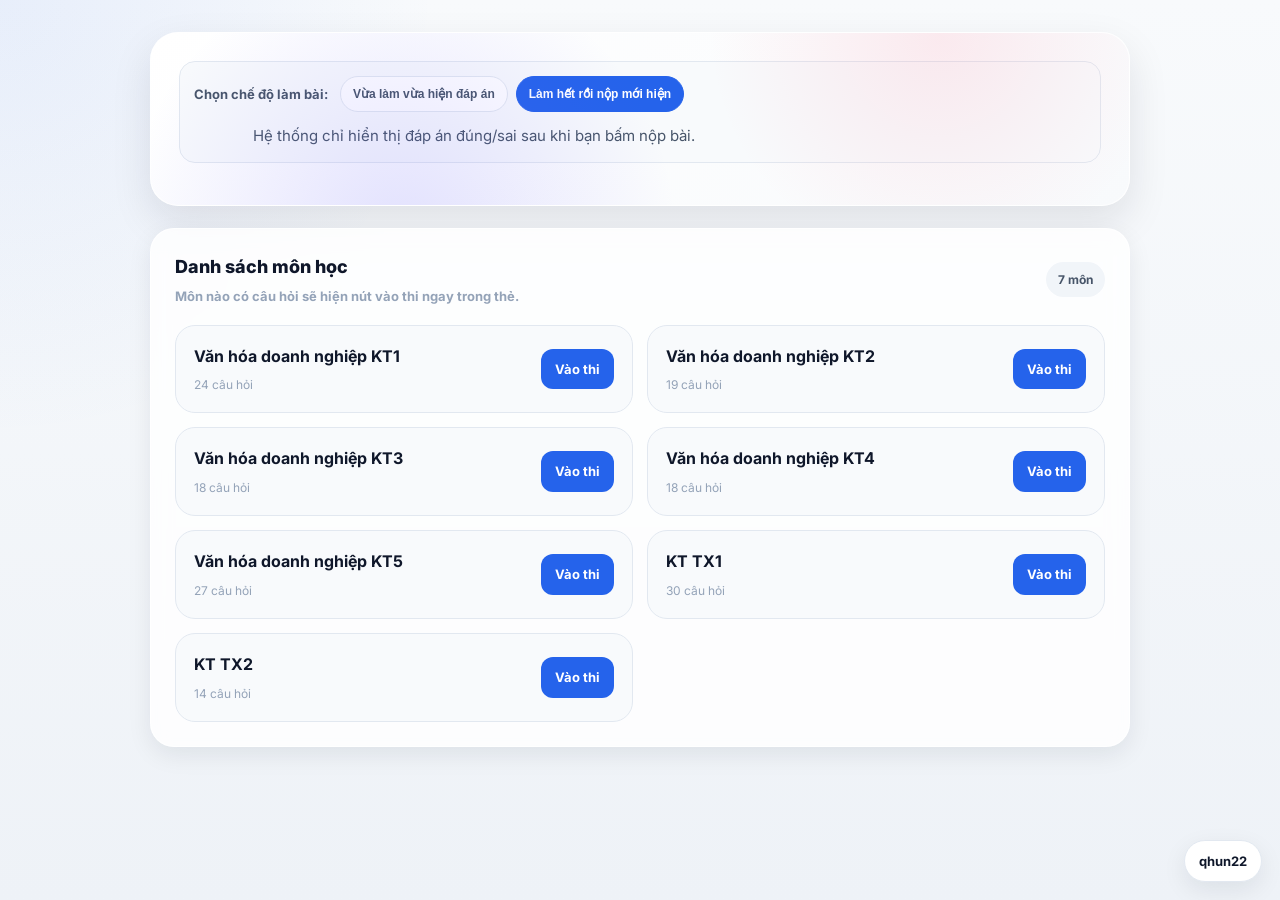
<file: index.html>
<!DOCTYPE html>
<html lang="vi">
<head>
    <meta charset="UTF-8">
    <meta name="viewport" content="width=device-width, initial-scale=1.0">
    <title>Trắc Nghiệm Online</title>
    <link rel="stylesheet" href="assets/css/style.css">
    <style>
        body {
            min-height:100vh;
            background:
                radial-gradient(circle at top left, rgba(37,99,235,0.08), transparent 28%),
                linear-gradient(180deg, #f8fafc 0%, #eef2f7 100%);
            padding:32px 20px 48px;
        }
        .container { max-width:980px; margin:0 auto; }
        .hero {
            background:linear-gradient(145deg, #ffffff, #f8fafc);
            border:1px solid rgba(255,255,255,0.9);
            border-radius:28px;
            box-shadow:var(--shadow-md);
            padding:28px;
            margin-bottom:22px;
        }
        .mode-box {
            display:flex;
            flex-wrap:wrap;
            align-items:center;
            gap:12px;
            margin-bottom:14px;
            padding:14px;
            border:1px solid var(--border-color);
            border-radius:16px;
            background:#f8fafc;
        }
        .mode-box-label {
            font-size:13px;
            font-weight:700;
            color:var(--text-secondary);
        }
        .mode-options {
            display:flex;
            gap:8px;
            flex-wrap:wrap;
        }
        .mode-option {
            display:inline-flex;
            align-items:center;
            gap:8px;
            min-height:36px;
            padding:0 12px;
            border-radius:999px;
            border:1px solid var(--border-color);
            background:#ffffff;
            color:var(--text-secondary);
            font-size:12px;
            font-weight:700;
            cursor:pointer;
            transition:var(--transition);
        }
        .mode-option.active {
            background:var(--primary);
            border-color:var(--primary);
            color:#fff;
        }
        .mode-desc {
            width:100%;
            font-size:12px;
            color:var(--text-muted);
        }
        .hero-top { display:block; }
        .hero h1 { font-size:32px; line-height:1.15; font-weight:800; color:var(--text-primary); margin:12px 0 10px; }
        .hero p { max-width:560px; color:var(--text-secondary); font-size:15px; margin:0; }
        .panel {
            background:rgba(255,255,255,0.82);
            backdrop-filter:blur(10px);
            border:1px solid rgba(255,255,255,0.75);
            border-radius:24px;
            box-shadow:var(--shadow);
            padding:24px;
        }
        .panel-head { display:flex; align-items:center; justify-content:space-between; gap:12px; margin-bottom:18px; }
        .panel-title h2 { font-size:18px; font-weight:800; margin:0 0 4px; color:var(--text-primary); }
        .panel-title p { font-size:13px; color:var(--text-muted); margin:0; }
        .count-chip {
            padding:8px 12px;
            border-radius:999px;
            background:#f1f5f9;
            color:var(--text-secondary);
            font-size:12px;
            font-weight:700;
        }
        .subject-list { list-style:none; margin:0; padding:0; display:grid; grid-template-columns:1fr 1fr; gap:14px; }
        .subject-item {
            display:flex;
            align-items:center;
            gap:14px;
            padding:18px;
            background:#f8fafc;
            border:1px solid var(--border-color);
            border-radius:20px;
            color:var(--text-primary);
            transition:var(--transition);
            min-width:0;
            text-decoration:none;
        }
        .subject-item:hover {
            transform:translateY(-2px);
            border-color:rgba(37,99,235,0.2);
            box-shadow:var(--shadow-sm);
            background:#ffffff;
        }
        .subject-body { flex:1; min-width:0; }
        .subject-name { font-size:16px; font-weight:700; color:var(--text-primary); margin:0 0 6px; display:block; }
        .subject-meta { display:flex; gap:10px; flex-wrap:wrap; align-items:center; }
        .subject-count { font-size:12px; color:var(--text-muted); }
        .subject-action {
            display:inline-flex;
            align-items:center;
            justify-content:center;
            padding:10px 14px;
            border-radius:12px;
            background:var(--primary);
            color:#fff;
            font-size:13px;
            font-weight:700;
            flex-shrink:0;
        }
        .empty-state { text-align:center; color:var(--text-muted); font-size:14px; padding:28px 0; }
        .no-questions {
            opacity:0.68;
            pointer-events:none;
            background:#f1f5f9;
        }
        .no-questions .subject-action {
            background:#cbd5e1;
            color:#475569;
        }
        .contact-link { position:fixed; right:18px; bottom:18px; display:inline-flex; align-items:center; min-height:42px; padding:0 14px; border-radius:999px; background:#fff; border:1px solid var(--border-color); box-shadow:var(--shadow); color:var(--text-primary); font-size:13px; font-weight:700; z-index:50; text-decoration:none; }
        .contact-link:hover { color:var(--primary); border-color:rgba(37,99,235,0.22); }
        .loading-state { text-align:center; color:var(--text-muted); font-size:14px; padding:28px 0; }
        @media (max-width: 760px) {
            body { padding:20px 14px 36px; }
            .hero { padding:22px 18px; border-radius:22px; }
            .hero-top, .panel-head { flex-direction:column; align-items:flex-start; }
            .hero h1 { font-size:26px; }
            .subject-list { grid-template-columns:1fr; }
            .subject-item { align-items:flex-start; }
            .subject-action { margin-left:auto; }
            .contact-link { right:12px; bottom:12px; }
        }
    </style>
</head>
<body>
<div class="container">

    <div class="hero">
        <div class="mode-box" id="modeBox">
            <span class="mode-box-label">Chọn chế độ làm bài:</span>
            <div class="mode-options">
                <button type="button" class="mode-option" data-mode="instant">Vừa làm vừa hiện đáp án</button>
                <button type="button" class="mode-option" data-mode="submit">Làm hết rồi nộp mới hiện</button>
            </div>
            <p class="mode-desc" id="modeDesc"></p>
        </div>
    </div>

    <div class="panel">
        <div class="panel-head">
            <div class="panel-title">
                <h2>Danh sách môn học</h2>
                <p>Môn nào có câu hỏi sẽ hiện nút vào thi ngay trong thẻ.</p>
            </div>
            <div class="count-chip" id="subjectCountChip">...</div>
        </div>
        <div id="subjectListContainer">
            <div class="loading-state">Đang tải danh sách môn học...</div>
        </div>
    </div>

</div>
<a class="contact-link" href="https://www.facebook.com/userqhun" target="_blank" rel="noopener noreferrer">qhun22</a>

<script>
(async function() {
    const container = document.getElementById('subjectListContainer');
    const countChip = document.getElementById('subjectCountChip');
    const modeBox = document.getElementById('modeBox');
    const modeDesc = document.getElementById('modeDesc');
    const MODE_STORAGE_KEY = 'exam_mode';

    function getExamMode() {
        const saved = localStorage.getItem(MODE_STORAGE_KEY);
        return saved === 'instant' ? 'instant' : 'submit';
    }

    function getModeDesc(mode) {
        if (mode === 'instant') {
            return 'Mỗi câu sẽ hiển thị đáp án đúng/sai ngay khi bạn thao tác.';
        }
        return 'Hệ thống chỉ hiển thị đáp án đúng/sai sau khi bạn bấm nộp bài.';
    }

    function renderModeUI() {
        const mode = getExamMode();
        modeBox.querySelectorAll('.mode-option').forEach(btn => {
            btn.classList.toggle('active', btn.dataset.mode === mode);
        });
        modeDesc.textContent = getModeDesc(mode);
    }

    modeBox.querySelectorAll('.mode-option').forEach(btn => {
        btn.addEventListener('click', function() {
            localStorage.setItem(MODE_STORAGE_KEY, this.dataset.mode);
            renderModeUI();
            renderSubjectList(window.__subjectsData || [], window.__countsData || []);
        });
    });

    function renderSubjectList(subjects, counts) {
        if (!Array.isArray(subjects) || subjects.length === 0) {
            container.innerHTML = '<div class="empty-state">Chưa có môn học nào.</div>';
            return;
        }

        const selectedMode = getExamMode();
        let html = '<ul class="subject-list">';
        subjects.forEach((s, i) => {
            const qCount = counts[i];
            const cls = qCount === 0 ? 'subject-item no-questions' : 'subject-item';
            const href = qCount > 0
                ? 'exam.html?subject=' + encodeURIComponent(s.id) + '&mode=' + encodeURIComponent(selectedMode)
                : '#';
            const actionText = qCount > 0 ? 'Vào thi' : 'Chưa có đề';

            html += '<a href="' + href + '" class="' + cls + '">';
            html += '<span class="subject-body">';
            html += '<span class="subject-name">' + escapeHtml(s.name) + '</span>';
            html += '<span class="subject-meta">';
            html += '<span class="subject-count">' + qCount + ' câu hỏi</span>';
            html += '</span>';
            html += '</span>';
            html += '<span class="subject-action">' + actionText + '</span>';
            html += '</a>';
        });
        html += '</ul>';

        container.innerHTML = html;
    }

    renderModeUI();

    try {
        const resp = await fetch('data/subjects.json');
        if (!resp.ok) throw new Error('Không tải được subjects.json');
        const subjects = await resp.json();

        countChip.textContent = subjects.length + ' môn';

        if (subjects.length === 0) {
            container.innerHTML = '<div class="empty-state">Chưa có môn học nào.</div>';
            return;
        }

        // Fetch question counts in parallel
        const countPromises = subjects.map(async (s) => {
            try {
                const r = await fetch('data/questions_' + s.id + '.json');
                if (!r.ok) return 0;
                const questions = await r.json();
                return Array.isArray(questions) ? questions.length : 0;
            } catch(e) { return 0; }
        });

        const counts = await Promise.all(countPromises);
        window.__subjectsData = subjects;
        window.__countsData = counts;

        renderSubjectList(subjects, counts);

    } catch(err) {
        container.innerHTML = '<div class="empty-state">Lỗi tải dữ liệu: ' + escapeHtml(err.message) + '</div>';
    }
})();

function escapeHtml(str) {
    const d = document.createElement('div');
    d.textContent = str;
    return d.innerHTML;
}
</script>
</body>
</html>
</file>
<file: assets/css/style.css>
@import url('https://fonts.googleapis.com/css2?family=Inter:wght@300;400;500;600;700;800&display=swap');

/* ============================================================
   CSS VARIABLES
   ============================================================ */
:root {
    --primary: #2563EB;
    --primary-hover: #1D4ED8;
    --primary-light: rgba(37, 99, 235, 0.12);
    --secondary: #64748B;
    --success: #16A34A;
    --warning: #EA580C;
    --danger: #DC2626;
    --info: #0891B2;

    --sidebar-bg: #1E1E2D;
    --sidebar-hover: rgba(255,255,255,0.06);
    --sidebar-text: #A2A3B7;

    --body-bg: #F3F4F6;
    --card-bg: #FFFFFF;

    --text-primary: #0F172A;
    --text-secondary: #475569;
    --text-muted: #94A3B8;

    --border-color: #E2E8F0;

    --sidebar-width: 265px;
    --header-height: 68px;

    --radius-xs: 4px;
    --radius-sm: 8px;
    --radius: 12px;
    --radius-lg: 16px;
    --radius-xl: 24px;

    --shadow-sm: 0 2px 10px rgba(15,23,42,0.05);
    --shadow: 0 8px 24px rgba(15,23,42,0.08);
    --shadow-md: 0 16px 40px rgba(15,23,42,0.1);
    --shadow-lg: 0 24px 60px rgba(15,23,42,0.12);

    --transition: all 0.25s cubic-bezier(0.4,0,0.2,1);
}

/* ============================================================
   RESET & BASE
   ============================================================ */
*, *::before, *::after {
    box-sizing: border-box;
    margin: 0;
    padding: 0;
}

html { scroll-behavior: smooth; }

body {
    font-family: 'Inter', -apple-system, BlinkMacSystemFont, 'Segoe UI', sans-serif;
    background: var(--body-bg);
    color: var(--text-primary);
    line-height: 1.6;
    -webkit-font-smoothing: antialiased;
}

a {
    text-decoration: none;
    color: inherit;
    transition: var(--transition);
}

ul { list-style: none; }

/* ============================================================
   BUTTONS
   ============================================================ */
.btn {
    display: inline-flex;
    align-items: center;
    gap: 8px;
    padding: 10px 22px;
    border: 2px solid transparent;
    border-radius: var(--radius-sm);
    font-family: inherit;
    font-size: 0.875rem;
    font-weight: 600;
    cursor: pointer;
    transition: var(--transition);
    text-decoration: none;
    white-space: nowrap;
    line-height: 1;
}

.btn-primary {
    background: var(--primary);
    color: white;
    box-shadow: 0 4px 15px rgba(108,99,255,0.35);
}
.btn-primary:hover {
    background: var(--primary-hover);
    transform: translateY(-1px);
    box-shadow: 0 6px 20px rgba(108,99,255,0.45);
}

.btn-outline {
    background: transparent;
    border-color: rgba(255,255,255,0.35);
    color: white;
}
.btn-outline:hover {
    background: rgba(255,255,255,0.12);
    border-color: rgba(255,255,255,0.6);
}

.btn-ghost {
    background: rgba(255,255,255,0.08);
    color: rgba(255,255,255,0.7);
    border-color: rgba(255,255,255,0.12);
}
.btn-ghost:hover {
    background: rgba(255,255,255,0.14);
    color: white;
}

.btn-sm { padding: 7px 14px; font-size: 0.8rem; }
.btn-lg { padding: 14px 30px; font-size: 1rem; border-radius: var(--radius); }

/* ============================================================
   BADGES
   ============================================================ */
.badge {
    display: inline-flex;
    align-items: center;
    padding: 3px 10px;
    border-radius: 20px;
    font-size: 0.72rem;
    font-weight: 700;
    letter-spacing: 0.3px;
}
.badge-easy   { background: rgba(45,206,137,0.14); color: #1aab6d; }
.badge-medium { background: rgba(251,99,64,0.14);  color: #d95020; }
.badge-hard   { background: rgba(245,54,92,0.14);  color: #d41848; }
.badge-khtn   { background: rgba(108,99,255,0.12); color: var(--primary); }
.badge-khxh   { background: rgba(251,99,64,0.12);  color: #FB6340; }
.badge-nn     { background: rgba(17,205,239,0.12); color: #0ea5c1; }
.badge-khac   { background: rgba(162,163,183,0.2); color: #666; }

.status-badge {
    display: inline-flex;
    align-items: center;
    gap: 5px;
    padding: 4px 10px;
    border-radius: 20px;
    font-size: 0.75rem;
    font-weight: 600;
}
.status-active   { background: rgba(45,206,137,0.12); color: #1aab6d; }
.status-inactive { background: rgba(162,163,183,0.2); color: #888; }

/* ============================================================
   INDEX PAGE — NAVBAR
   ============================================================ */
.navbar {
    position: sticky;
    top: 0;
    z-index: 100;
    background: rgba(16, 16, 30, 0.96);
    backdrop-filter: blur(20px);
    -webkit-backdrop-filter: blur(20px);
    border-bottom: 1px solid rgba(255,255,255,0.08);
    padding: 0 36px;
    height: 68px;
    display: flex;
    align-items: center;
    justify-content: space-between;
}

.navbar-brand {
    display: flex;
    align-items: center;
    gap: 12px;
    color: white;
    text-decoration: none;
}

.navbar-logo {
    width: 40px;
    height: 40px;
    background: linear-gradient(135deg, var(--primary), #9B59B6);
    border-radius: 10px;
    display: flex;
    align-items: center;
    justify-content: center;
    font-size: 1.2rem;
    flex-shrink: 0;
}

.navbar-brand-name {
    font-size: 1.2rem;
    font-weight: 800;
    letter-spacing: -0.5px;
    color: white;
}
.navbar-brand-name span { color: #A29BFE; }

.navbar-nav {
    display: flex;
    align-items: center;
    gap: 32px;
}
.navbar-nav a {
    color: rgba(255,255,255,0.6);
    font-size: 0.875rem;
    font-weight: 500;
}
.navbar-nav a:hover,
.navbar-nav a.active { color: white; }

.navbar-actions {
    display: flex;
    align-items: center;
    gap: 10px;
}

.mobile-menu-btn {
    display: none;
    background: none;
    border: none;
    color: white;
    font-size: 1.4rem;
    cursor: pointer;
    padding: 4px;
}

/* ============================================================
   INDEX PAGE — HERO
   ============================================================ */
.hero {
    background: linear-gradient(135deg, #10101e 0%, #1a1535 40%, #0f2a4a 100%);
    padding: 90px 36px 70px;
    text-align: center;
    position: relative;
    overflow: hidden;
}

.hero::before {
    content: '';
    position: absolute;
    top: -100px;
    left: -50px;
    width: 600px;
    height: 600px;
    background: radial-gradient(circle, rgba(108,99,255,0.18) 0%, transparent 65%);
    pointer-events: none;
}
.hero::after {
    content: '';
    position: absolute;
    bottom: -80px;
    right: -60px;
    width: 500px;
    height: 500px;
    background: radial-gradient(circle, rgba(255,101,132,0.12) 0%, transparent 65%);
    pointer-events: none;
}

.hero-content {
    position: relative;
    z-index: 1;
    max-width: 720px;
    margin: 0 auto;
}

.hero-pill {
    display: inline-flex;
    align-items: center;
    gap: 8px;
    background: rgba(108,99,255,0.18);
    border: 1px solid rgba(108,99,255,0.35);
    color: #A29BFE;
    padding: 6px 18px;
    border-radius: 50px;
    font-size: 0.78rem;
    font-weight: 700;
    margin-bottom: 28px;
    letter-spacing: 1px;
    text-transform: uppercase;
}

.hero h1 {
    font-size: 3.6rem;
    font-weight: 800;
    color: white;
    margin-bottom: 18px;
    letter-spacing: -2px;
    line-height: 1.1;
}

.hero h1 .gradient-text {
    background: linear-gradient(135deg, #A29BFE 0%, #FF6584 100%);
    -webkit-background-clip: text;
    -webkit-text-fill-color: transparent;
    background-clip: text;
}

.hero-desc {
    color: rgba(255,255,255,0.55);
    font-size: 1.05rem;
    margin-bottom: 40px;
    line-height: 1.75;
    max-width: 540px;
    margin-left: auto;
    margin-right: auto;
}

/* Search Bar */
.hero-search {
    display: flex;
    max-width: 520px;
    margin: 0 auto 48px;
    background: rgba(255,255,255,0.06);
    border: 1.5px solid rgba(255,255,255,0.12);
    border-radius: 50px;
    padding: 6px 6px 6px 22px;
    gap: 8px;
    transition: var(--transition);
}
.hero-search:focus-within {
    background: rgba(255,255,255,0.09);
    border-color: rgba(108,99,255,0.6);
    box-shadow: 0 0 0 4px rgba(108,99,255,0.14);
}

.hero-search input {
    flex: 1;
    background: none;
    border: none;
    outline: none;
    color: white;
    font-family: inherit;
    font-size: 0.925rem;
    min-width: 0;
}
.hero-search input::placeholder { color: rgba(255,255,255,0.3); }

.hero-search-btn {
    background: var(--primary);
    color: white;
    border: none;
    border-radius: 50px;
    padding: 10px 22px;
    font-family: inherit;
    font-size: 0.875rem;
    font-weight: 600;
    cursor: pointer;
    transition: var(--transition);
    flex-shrink: 0;
}
.hero-search-btn:hover {
    background: var(--primary-hover);
    transform: scale(1.02);
}

/* Hero Stats */
.hero-stats {
    display: flex;
    justify-content: center;
    align-items: center;
    gap: 0;
}
.hero-stat-divider {
    width: 1px;
    height: 36px;
    background: rgba(255,255,255,0.15);
    margin: 0 36px;
}
.hero-stat-num {
    font-size: 1.9rem;
    font-weight: 800;
    color: white;
    line-height: 1;
    margin-bottom: 4px;
}
.hero-stat-label {
    font-size: 0.75rem;
    color: rgba(255,255,255,0.45);
    text-transform: uppercase;
    letter-spacing: 0.8px;
    font-weight: 500;
}

/* ============================================================
   INDEX PAGE — SUBJECTS SECTION
   ============================================================ */
.subjects-section {
    max-width: 1300px;
    margin: 0 auto;
    padding: 64px 24px 80px;
}

.section-header {
    display: flex;
    align-items: flex-start;
    justify-content: space-between;
    margin-bottom: 32px;
    flex-wrap: wrap;
    gap: 16px;
}

.section-title-block .section-label {
    font-size: 0.72rem;
    font-weight: 700;
    color: var(--primary);
    text-transform: uppercase;
    letter-spacing: 1.5px;
    margin-bottom: 6px;
}

.section-title {
    font-size: 1.7rem;
    font-weight: 800;
    color: var(--text-primary);
    letter-spacing: -0.5px;
}

.section-desc {
    font-size: 0.875rem;
    color: var(--text-muted);
    margin-top: 4px;
}

/* Filter Tabs */
.filter-tabs {
    display: flex;
    gap: 8px;
    flex-wrap: wrap;
}

.filter-tab {
    padding: 8px 18px;
    border-radius: 50px;
    border: 1.5px solid var(--border-color);
    background: white;
    color: var(--text-secondary);
    font-size: 0.83rem;
    font-weight: 600;
    cursor: pointer;
    transition: var(--transition);
    font-family: inherit;
}
.filter-tab:hover {
    border-color: var(--primary);
    color: var(--primary);
    background: var(--primary-light);
}
.filter-tab.active {
    background: var(--primary);
    border-color: var(--primary);
    color: white;
    box-shadow: 0 4px 14px rgba(108,99,255,0.3);
}

/* Subjects Grid */
.subjects-grid {
    display: grid;
    grid-template-columns: repeat(auto-fill, minmax(280px, 1fr));
    gap: 24px;
}

/* Subject Card */
.subject-card {
    background: white;
    border-radius: var(--radius-lg);
    overflow: hidden;
    box-shadow: var(--shadow-sm);
    transition: var(--transition);
    border: 1.5px solid var(--border-color);
    text-decoration: none;
    color: inherit;
    display: flex;
    flex-direction: column;
    cursor: pointer;
}
.subject-card:hover {
    transform: translateY(-7px);
    box-shadow: var(--shadow-md);
    border-color: transparent;
}
.subject-card.hidden { display: none; }

.card-top {
    height: 118px;
    position: relative;
    display: flex;
    align-items: flex-end;
    justify-content: space-between;
    padding: 16px 20px;
    overflow: hidden;
}
.card-top::before {
    content: '';
    position: absolute;
    top: -20%;
    right: -10%;
    width: 110px;
    height: 110px;
    background: rgba(255,255,255,0.12);
    border-radius: 50%;
}
.card-top::after {
    content: '';
    position: absolute;
    bottom: -30%;
    left: 10%;
    width: 80px;
    height: 80px;
    background: rgba(255,255,255,0.08);
    border-radius: 50%;
}

.card-icon {
    font-size: 2.6rem;
    position: relative;
    z-index: 1;
    filter: drop-shadow(0 2px 4px rgba(0,0,0,0.15));
}

.card-cat-chip {
    background: rgba(255,255,255,0.22);
    color: white;
    padding: 4px 11px;
    border-radius: 20px;
    font-size: 0.68rem;
    font-weight: 700;
    position: relative;
    z-index: 1;
    backdrop-filter: blur(8px);
    border: 1px solid rgba(255,255,255,0.25);
    letter-spacing: 0.3px;
}

.card-body {
    padding: 18px 20px;
    flex: 1;
    display: flex;
    flex-direction: column;
}

.card-title {
    font-size: 1.1rem;
    font-weight: 700;
    color: var(--text-primary);
    margin-bottom: 5px;
}

.card-desc {
    font-size: 0.8rem;
    color: var(--text-muted);
    line-height: 1.55;
    margin-bottom: 14px;
    flex: 1;
}

.card-meta {
    display: flex;
    gap: 14px;
    margin-bottom: 14px;
}
.card-meta-item {
    display: flex;
    align-items: center;
    gap: 5px;
    font-size: 0.78rem;
    color: var(--text-secondary);
}
.card-meta-icon { font-size: 0.9rem; }

.card-footer {
    display: flex;
    align-items: center;
    justify-content: space-between;
    padding-top: 14px;
    border-top: 1px solid var(--border-color);
    gap: 10px;
}

.card-rating {
    display: flex;
    align-items: center;
    gap: 4px;
    font-size: 0.8rem;
    font-weight: 600;
    color: #F6A623;
}

.card-start-btn {
    background: var(--primary);
    color: white;
    border: none;
    border-radius: var(--radius-sm);
    padding: 8px 16px;
    font-size: 0.8rem;
    font-weight: 700;
    cursor: pointer;
    transition: var(--transition);
    font-family: inherit;
    display: flex;
    align-items: center;
    gap: 5px;
    text-decoration: none;
}
.card-start-btn:hover {
    background: var(--primary-hover);
    transform: scale(1.04);
}

/* No results message */
.no-results {
    display: none;
    grid-column: 1 / -1;
    text-align: center;
    padding: 60px 20px;
    color: var(--text-muted);
}
.no-results.show { display: block; }
.no-results-icon { font-size: 3rem; margin-bottom: 12px; }
.no-results h3 { font-size: 1.1rem; color: var(--text-secondary); margin-bottom: 6px; }

/* ============================================================
   INDEX PAGE — FOOTER
   ============================================================ */
.footer {
    background: #10101e;
    border-top: 1px solid rgba(255,255,255,0.07);
    color: rgba(255,255,255,0.4);
    text-align: center;
    padding: 36px 24px;
    font-size: 0.85rem;
    line-height: 1.8;
}
.footer a { color: #A29BFE; }
.footer a:hover { color: white; }
.footer-brand {
    font-size: 1rem;
    font-weight: 700;
    color: rgba(255,255,255,0.8);
    margin-bottom: 8px;
}
.footer-brand span { color: #A29BFE; }

/* ============================================================
   DASHBOARD — LAYOUT
   ============================================================ */
.dashboard-layout {
    display: flex;
    min-height: 100vh;
}

/* ============================================================
   DASHBOARD — SIDEBAR
   ============================================================ */
.sidebar {
    width: var(--sidebar-width);
    background: var(--sidebar-bg);
    position: fixed;
    top: 0;
    left: 0;
    bottom: 0;
    z-index: 200;
    display: flex;
    flex-direction: column;
    overflow-y: auto;
    transition: transform 0.3s ease;
    scrollbar-width: thin;
    scrollbar-color: rgba(255,255,255,0.08) transparent;
}
.sidebar::-webkit-scrollbar { width: 4px; }
.sidebar::-webkit-scrollbar-thumb { background: rgba(255,255,255,0.1); border-radius: 4px; }

.sidebar-brand {
    padding: 22px 18px;
    display: flex;
    align-items: center;
    gap: 12px;
    border-bottom: 1px solid rgba(255,255,255,0.07);
    text-decoration: none;
    flex-shrink: 0;
}
.sidebar-logo {
    width: 38px;
    height: 38px;
    background: linear-gradient(135deg, var(--primary), #9B59B6);
    border-radius: 10px;
    display: flex;
    align-items: center;
    justify-content: center;
    font-size: 1.1rem;
    flex-shrink: 0;
}
.sidebar-brand-name {
    color: white;
    font-size: 1rem;
    font-weight: 800;
    letter-spacing: -0.3px;
    line-height: 1.2;
}
.sidebar-brand-name small {
    display: block;
    color: var(--sidebar-text);
    font-size: 0.68rem;
    font-weight: 400;
    letter-spacing: 0;
}

.sidebar-section { padding: 18px 0 6px; }
.sidebar-section-title {
    padding: 0 18px 8px;
    font-size: 0.65rem;
    font-weight: 700;
    color: rgba(162,163,183,0.6);
    text-transform: uppercase;
    letter-spacing: 1.5px;
}

.sidebar-nav { padding: 0 10px; }
.sidebar-nav-item { margin-bottom: 2px; }
.sidebar-nav-link {
    display: flex;
    align-items: center;
    gap: 11px;
    padding: 10px 12px;
    border-radius: var(--radius-sm);
    color: var(--sidebar-text);
    text-decoration: none;
    font-size: 0.875rem;
    font-weight: 500;
    transition: var(--transition);
}
.sidebar-nav-link:hover {
    background: var(--sidebar-hover);
    color: rgba(255,255,255,0.9);
}
.sidebar-nav-link.active {
    background: var(--primary);
    color: white;
    box-shadow: 0 4px 14px rgba(108,99,255,0.4);
}
.sidebar-nav-icon {
    width: 20px;
    text-align: center;
    font-size: 1rem;
    flex-shrink: 0;
}
.sidebar-nav-badge {
    margin-left: auto;
    background: rgba(108,99,255,0.35);
    color: #A29BFE;
    font-size: 0.67rem;
    font-weight: 700;
    padding: 2px 7px;
    border-radius: 10px;
}
.sidebar-nav-link.active .sidebar-nav-badge {
    background: rgba(255,255,255,0.2);
    color: white;
}

.sidebar-user {
    margin-top: auto;
    padding: 14px 16px;
    border-top: 1px solid rgba(255,255,255,0.07);
    display: flex;
    align-items: center;
    gap: 10px;
    flex-shrink: 0;
}
.sidebar-avatar {
    width: 36px;
    height: 36px;
    background: linear-gradient(135deg, var(--primary), var(--secondary));
    border-radius: 50%;
    display: flex;
    align-items: center;
    justify-content: center;
    color: white;
    font-weight: 700;
    font-size: 0.875rem;
    flex-shrink: 0;
}
.sidebar-user-name { font-size: 0.84rem; font-weight: 600; color: white; }
.sidebar-user-role { font-size: 0.7rem; color: var(--sidebar-text); }
.sidebar-user-logout {
    margin-left: auto;
    color: var(--sidebar-text);
    font-size: 1rem;
    cursor: pointer;
    transition: var(--transition);
    background: none;
    border: none;
}
.sidebar-user-logout:hover { color: var(--danger); }

/* ============================================================
   DASHBOARD — MAIN CONTENT
   ============================================================ */
.main-content {
    margin-left: var(--sidebar-width);
    flex: 1;
    display: flex;
    flex-direction: column;
    min-height: 100vh;
    background: var(--body-bg);
}

/* Header */
.dash-header {
    height: var(--header-height);
    background: white;
    border-bottom: 1px solid var(--border-color);
    padding: 0 28px;
    display: flex;
    align-items: center;
    justify-content: space-between;
    position: sticky;
    top: 0;
    z-index: 100;
    box-shadow: var(--shadow-sm);
    flex-shrink: 0;
}
.dash-header-left { display: flex; align-items: center; gap: 14px; }

.sidebar-toggle {
    width: 36px;
    height: 36px;
    border: 1.5px solid var(--border-color);
    border-radius: var(--radius-sm);
    background: white;
    display: flex;
    align-items: center;
    justify-content: center;
    cursor: pointer;
    transition: var(--transition);
    color: var(--text-secondary);
    font-size: 1.05rem;
}
.sidebar-toggle:hover {
    border-color: var(--primary);
    color: var(--primary);
    background: var(--primary-light);
}

.breadcrumb {
    display: flex;
    align-items: center;
    gap: 8px;
    font-size: 0.83rem;
    color: var(--text-muted);
}
.breadcrumb-sep { opacity: 0.5; }
.breadcrumb-current { color: var(--text-primary); font-weight: 600; }

.header-search {
    display: flex;
    align-items: center;
    gap: 8px;
    background: var(--body-bg);
    border: 1.5px solid var(--border-color);
    border-radius: var(--radius-sm);
    padding: 8px 14px;
    width: 260px;
    transition: var(--transition);
}
.header-search:focus-within {
    border-color: var(--primary);
    box-shadow: 0 0 0 3px rgba(108,99,255,0.12);
    background: white;
}
.header-search input {
    background: none;
    border: none;
    outline: none;
    font-family: inherit;
    font-size: 0.875rem;
    color: var(--text-primary);
    width: 100%;
}
.search-placeholder-icon { color: var(--text-muted); font-size: 0.9rem; }

.dash-header-right { display: flex; align-items: center; gap: 10px; }

.header-icon-btn {
    width: 38px;
    height: 38px;
    background: var(--body-bg);
    border: 1.5px solid var(--border-color);
    border-radius: var(--radius-sm);
    display: flex;
    align-items: center;
    justify-content: center;
    cursor: pointer;
    transition: var(--transition);
    color: var(--text-secondary);
    font-size: 1.1rem;
    position: relative;
}
.header-icon-btn:hover {
    border-color: var(--primary);
    color: var(--primary);
    background: var(--primary-light);
}
.notif-dot {
    position: absolute;
    top: 7px;
    right: 7px;
    width: 8px;
    height: 8px;
    background: var(--danger);
    border-radius: 50%;
    border: 2px solid white;
}

.header-user {
    display: flex;
    align-items: center;
    gap: 10px;
    padding: 6px 12px;
    border-radius: var(--radius-sm);
    cursor: pointer;
    transition: var(--transition);
    border: 1.5px solid transparent;
}
.header-user:hover {
    background: var(--body-bg);
    border-color: var(--border-color);
}
.header-avatar {
    width: 34px;
    height: 34px;
    background: linear-gradient(135deg, var(--primary), var(--secondary));
    border-radius: 50%;
    display: flex;
    align-items: center;
    justify-content: center;
    color: white;
    font-weight: 700;
    font-size: 0.8rem;
}
.header-username { font-size: 0.875rem; font-weight: 600; color: var(--text-primary); }
.header-userrole { font-size: 0.7rem; color: var(--text-muted); }

/* ============================================================
   DASHBOARD — BODY
   ============================================================ */
.dash-body { padding: 28px 28px 40px; flex: 1; }

.page-title-block { margin-bottom: 24px; }
.page-title {
    font-size: 1.5rem;
    font-weight: 800;
    color: var(--text-primary);
    letter-spacing: -0.5px;
    margin-bottom: 3px;
}
.page-subtitle { font-size: 0.875rem; color: var(--text-muted); }

/* ============================================================
   DASHBOARD — STATS CARDS
   ============================================================ */
.stats-grid {
    display: grid;
    grid-template-columns: repeat(4, 1fr);
    gap: 20px;
    margin-bottom: 24px;
}

.stat-card {
    background: white;
    border-radius: var(--radius);
    padding: 22px;
    border: 1px solid var(--border-color);
    box-shadow: var(--shadow-sm);
    display: flex;
    align-items: center;
    gap: 16px;
    transition: var(--transition);
}
.stat-card:hover {
    transform: translateY(-3px);
    box-shadow: var(--shadow);
}

.stat-icon {
    width: 52px;
    height: 52px;
    border-radius: var(--radius-sm);
    display: flex;
    align-items: center;
    justify-content: center;
    font-size: 1.5rem;
    flex-shrink: 0;
}
.stat-icon-purple { background: rgba(108,99,255,0.12); }
.stat-icon-blue   { background: rgba(17,205,239,0.12); }
.stat-icon-green  { background: rgba(45,206,137,0.12); }
.stat-icon-orange { background: rgba(251,99,64,0.12); }

.stat-info { flex: 1; min-width: 0; }
.stat-value {
    font-size: 1.8rem;
    font-weight: 800;
    color: var(--text-primary);
    line-height: 1;
    margin-bottom: 4px;
    letter-spacing: -1px;
}
.stat-label {
    font-size: 0.75rem;
    color: var(--text-muted);
    text-transform: uppercase;
    letter-spacing: 0.6px;
    font-weight: 500;
}
.stat-change {
    font-size: 0.78rem;
    font-weight: 600;
    margin-top: 8px;
    display: flex;
    align-items: center;
    gap: 4px;
}
.stat-change.up { color: var(--success); }
.stat-change.down { color: var(--danger); }

/* ============================================================
   DASHBOARD — CONTENT GRID
   ============================================================ */
.content-grid {
    display: grid;
    grid-template-columns: 1fr 300px;
    gap: 20px;
    margin-bottom: 24px;
    align-items: start;
}

/* Panel / Card */
.panel {
    background: white;
    border-radius: var(--radius);
    border: 1px solid var(--border-color);
    box-shadow: var(--shadow-sm);
    overflow: hidden;
}
.panel-header {
    padding: 18px 22px;
    border-bottom: 1px solid var(--border-color);
    display: flex;
    align-items: center;
    justify-content: space-between;
    gap: 12px;
}
.panel-title {
    font-size: 0.975rem;
    font-weight: 700;
    color: var(--text-primary);
}
.panel-subtitle {
    font-size: 0.75rem;
    color: var(--text-muted);
    margin-top: 2px;
}
.panel-body { padding: 0; }

/* ============================================================
   DASHBOARD — TABLE
   ============================================================ */
.data-table {
    width: 100%;
    border-collapse: collapse;
}
.data-table th {
    padding: 11px 20px;
    text-align: left;
    font-size: 0.68rem;
    font-weight: 700;
    color: var(--text-muted);
    text-transform: uppercase;
    letter-spacing: 0.8px;
    background: var(--body-bg);
    border-bottom: 1px solid var(--border-color);
    white-space: nowrap;
}
.data-table td {
    padding: 13px 20px;
    font-size: 0.875rem;
    color: var(--text-secondary);
    border-bottom: 1px solid var(--border-color);
    vertical-align: middle;
}
.data-table tr:last-child td { border-bottom: none; }
.data-table tbody tr:hover td { background: rgba(108,99,255,0.025); }

.subject-cell { display: flex; align-items: center; gap: 12px; }
.subject-icon-sm {
    width: 36px;
    height: 36px;
    border-radius: var(--radius-sm);
    display: flex;
    align-items: center;
    justify-content: center;
    font-size: 1.1rem;
    flex-shrink: 0;
}
.subject-name-text { font-size: 0.875rem; font-weight: 600; color: var(--text-primary); }
.subject-cat-text { font-size: 0.72rem; color: var(--text-muted); margin-top: 1px; }

.progress-wrap { min-width: 90px; }
.progress-bar {
    height: 6px;
    background: var(--border-color);
    border-radius: 10px;
    overflow: hidden;
    margin-bottom: 4px;
}
.progress-fill { height: 100%; border-radius: 10px; }
.progress-label { font-size: 0.72rem; color: var(--text-muted); }

.action-btns { display: flex; gap: 6px; }
.action-btn {
    width: 30px;
    height: 30px;
    border-radius: var(--radius-xs);
    border: none;
    cursor: pointer;
    display: flex;
    align-items: center;
    justify-content: center;
    font-size: 0.85rem;
    transition: var(--transition);
    font-family: inherit;
}
.action-btn-view   { background: rgba(17,205,239,0.12); color: #0ea5c1; }
.action-btn-edit   { background: rgba(251,99,64,0.12);  color: #d95020; }
.action-btn-delete { background: rgba(245,54,92,0.12);  color: #d41848; }
.action-btn:hover  { opacity: 0.8; transform: scale(1.1); }

/* ============================================================
   DASHBOARD — WIDGETS (RIGHT COLUMN)
   ============================================================ */
.widget {
    background: white;
    border-radius: var(--radius);
    border: 1px solid var(--border-color);
    box-shadow: var(--shadow-sm);
    overflow: hidden;
    margin-bottom: 20px;
}
.widget:last-child { margin-bottom: 0; }
.widget-header {
    padding: 14px 18px;
    border-bottom: 1px solid var(--border-color);
    display: flex;
    align-items: center;
    justify-content: space-between;
}
.widget-title { font-size: 0.875rem; font-weight: 700; color: var(--text-primary); }
.widget-body { padding: 16px 18px; }

/* Category breakdown */
.cat-item { margin-bottom: 14px; }
.cat-item:last-child { margin-bottom: 0; }
.cat-info { display: flex; justify-content: space-between; margin-bottom: 5px; }
.cat-name { font-size: 0.8rem; font-weight: 600; color: var(--text-secondary); }
.cat-pct  { font-size: 0.78rem; color: var(--text-muted); font-weight: 600; }
.cat-bar {
    height: 8px;
    background: var(--border-color);
    border-radius: 10px;
    overflow: hidden;
}
.cat-bar-fill { height: 100%; border-radius: 10px; }

/* Quick info list */
.info-list-item {
    display: flex;
    align-items: center;
    gap: 12px;
    padding: 9px 0;
    border-bottom: 1px solid var(--border-color);
    font-size: 0.84rem;
}
.info-list-item:last-child { border-bottom: none; }
.info-list-icon-wrap {
    width: 30px;
    height: 30px;
    border-radius: var(--radius-xs);
    display: flex;
    align-items: center;
    justify-content: center;
    font-size: 0.9rem;
    flex-shrink: 0;
}
.info-list-label { color: var(--text-secondary); flex: 1; }
.info-list-value { font-weight: 700; color: var(--text-primary); font-size: 0.9rem; }

/* Activity list */
.activity-item {
    display: flex;
    gap: 12px;
    padding: 10px 0;
    border-bottom: 1px solid var(--border-color);
    align-items: flex-start;
}
.activity-item:last-child { border-bottom: none; }
.activity-dot {
    width: 8px;
    height: 8px;
    border-radius: 50%;
    margin-top: 7px;
    flex-shrink: 0;
}
.activity-text { font-size: 0.82rem; color: var(--text-secondary); margin-bottom: 2px; line-height: 1.45; }
.activity-text strong { color: var(--text-primary); font-weight: 600; }
.activity-time { font-size: 0.72rem; color: var(--text-muted); }

/* Full panel row */
.full-panel { margin-bottom: 24px; }

/* ============================================================
   RESPONSIVE
   ============================================================ */
@media (max-width: 1200px) {
    .stats-grid { grid-template-columns: repeat(2, 1fr); }
    .content-grid { grid-template-columns: 1fr; }
}

@media (max-width: 992px) {
    .sidebar { transform: translateX(-100%); }
    .sidebar.open { transform: translateX(0); box-shadow: var(--shadow-lg); }
    .main-content { margin-left: 0 !important; }
    .sidebar-overlay {
        display: none;
        position: fixed;
        inset: 0;
        background: rgba(0,0,0,0.5);
        z-index: 199;
    }
    .sidebar-overlay.show { display: block; }
    .dash-header { padding: 0 16px; }
    .dash-body { padding: 20px 16px 32px; }
    .header-search { width: 200px; }
    .sidebar-toggle { display: flex; }
}

@media (max-width: 768px) {
    .hero { padding: 60px 20px 50px; }
    .hero h1 { font-size: 2.2rem; letter-spacing: -1px; }
    .hero-stats { gap: 0; flex-wrap: wrap; }
    .hero-stat-divider { display: none; }
    .hero-stats .hero-stat { flex: 1; min-width: 100px; }
    .navbar { padding: 0 20px; }
    .navbar-nav { display: none; }
    .mobile-menu-btn { display: block; }
    .subjects-section { padding: 40px 16px 60px; }
    .section-header { flex-direction: column; align-items: flex-start; }
    .subjects-grid { grid-template-columns: repeat(auto-fill, minmax(250px, 1fr)); gap: 16px; }
    .stats-grid { grid-template-columns: 1fr 1fr; }
    .header-search { display: none; }
    .data-table th:nth-child(4),
    .data-table td:nth-child(4),
    .data-table th:nth-child(5),
    .data-table td:nth-child(5) { display: none; }
}

@media (max-width: 520px) {
    .stats-grid { grid-template-columns: 1fr; }
    .subjects-grid { grid-template-columns: 1fr; }
    .hero h1 { font-size: 1.9rem; }
    .hero-stats { justify-content: flex-start; gap: 20px; }
    .hero-stat-divider { display: none; }
    .sidebar-toggle { display: flex; }
}
</file>
